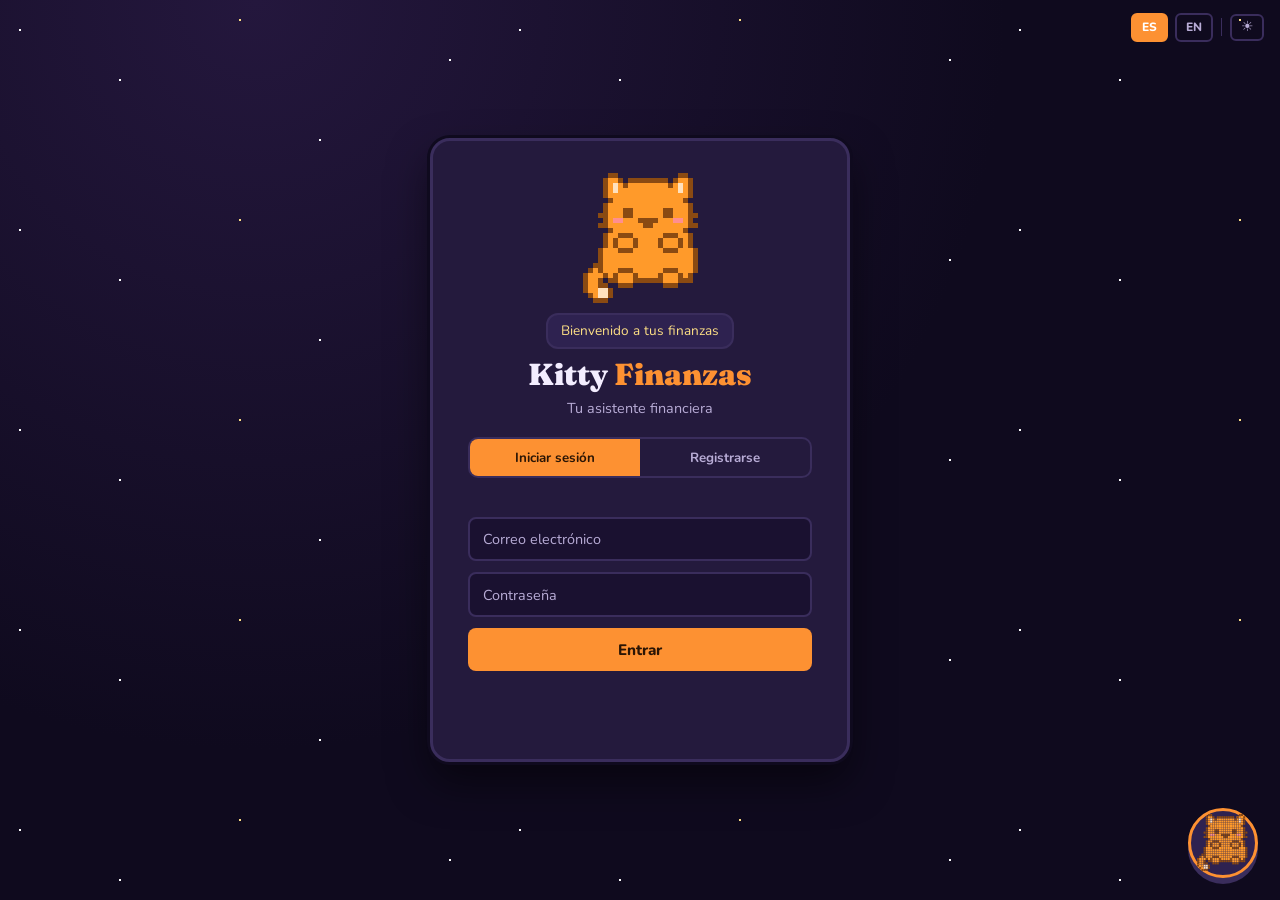
<file: frontend/index.html>
<!DOCTYPE html>
<html lang="es">

<head>
  <meta charset="UTF-8">
  <meta name="viewport" content="width=device-width, initial-scale=1.0">
  <title>Kitty Finanzas · Iniciar sesión</title>
  <meta name="description" content="Kitty Finanzas - Tu asistente de finanzas personales">
  <link rel="preconnect" href="https://fonts.googleapis.com">
  <link
    href="https://fonts.googleapis.com/css2?family=Fraunces:opsz,wght@9..144,500;9..144,700;9..144,900&family=Nunito:wght@500;700;800&display=swap"
    rel="stylesheet">
  <link rel="stylesheet" href="css/style.css">
</head>

<body data-title-key="page-title-auth">

  <!-- Controles de accesibilidad flotantes -->
  <div class="access-controls" style="position:fixed;top:.8rem;right:1rem;z-index:100;">
    <button class="lang-btn" data-lang="es">ES</button>
    <button class="lang-btn" data-lang="en">EN</button>
    <span class="ctrl-sep"></span>
    <button id="theme-toggle" title="Cambiar tema"><span id="theme-icon">☀</span></button>
  </div>

  <div id="vista-auth" class="full-center">
    <div class="stars" aria-hidden="true"></div>
    <div class="auth-card">
      <div class="mascot-bounce">
        <span class="cat-frame xl" aria-hidden="true"><span class="cat xl"></span></span>
        <div class="speech-bubble" data-i18n="speech-bubble">Bienvenido a tus finanzas</div>
      </div>
      <h1 class="brand">Kitty <span class="brand-accent">Finanzas</span></h1>
      <p class="sub" data-i18n="sub-text">Tu asistente financiera</p>

      <div class="tabs">
        <button id="tab-login" class="tab is-active" data-i18n="tab-login">Iniciar sesión</button>
        <button id="tab-register" class="tab" data-i18n="tab-register">Registrarse</button>
      </div>

      <div id="googleSignInDiv" class="google-auth-container" aria-label="Acceso con Google"></div>
      <p id="google-auth-hint" class="auth-error" hidden></p>

      <div class="forms-viewport">
        <div class="forms-slider">
          <form id="form-login" class="auth-form form-slide">
            <input id="li-email" type="email" data-i18n="li-email-ph" placeholder="Correo electrónico" required>
            <input id="li-password" type="password" data-i18n="li-password-ph" placeholder="Contraseña" required>
            <button type="submit" class="btn-primary" data-i18n="btn-login">Entrar</button>
          </form>

          <form id="form-register" class="auth-form form-slide">
            <input id="rg-nombre" type="text" data-i18n="rg-nombre-ph" placeholder="Nombre" required>
            <input id="rg-email" type="email" data-i18n="rg-email-ph" placeholder="Correo electrónico" required>
            <input id="rg-password" type="password" data-i18n="rg-password-ph" placeholder="Contraseña (mín. 6)" required>
            <button type="submit" class="btn-primary" data-i18n="btn-register">Crear cuenta</button>
          </form>
        </div>
      </div>

      <p id="auth-error" class="auth-error" hidden></p>
    </div>
  </div>

  <!-- CHATBOT KITTY -->
  <div id="kitty-chat" class="kitty-chat" hidden>
    <div class="chat-header">
      <span class="cat-frame md" aria-hidden="true"><span class="cat md"></span></span>
      <div><b>Kitty</b><br><small data-i18n="consejera">consejera de finanzas</small></div>
      <button id="chat-close" class="chat-close">✕</button>
    </div>
    <div class="chat-body" id="chat-body"></div>
    <form class="chat-input" id="chat-form">
      <input id="chat-text" type="text" data-i18n="chat-ph" placeholder="Pregúntale a Kitty..." autocomplete="off">
      <button type="submit" class="btn-primary">&#10148;</button>
    </form>
  </div>
  <button id="kitty-fab" class="kitty-fab" title="Hablar con Kitty">
    <span class="cat-frame fab" aria-hidden="true"><span class="cat fab"></span></span>
  </button>

  <p id="auth-error-toast" class="toast" hidden></p>

  <script src="https://accounts.google.com/gsi/client" async defer></script>
  <script src="js/config.js"></script>
  <script src="js/i18n.js"></script>
  <script src="js/app.js"></script>

</body>

</html>
</file>
<file: frontend/css/style.css>
:root {
  --bg: #0f0a1e;
  --bg-2: #1a1130;
  --card: #241a3d;
  --card-2: #2e2250;
  --accent: #fd9132;
  --accent-2: #d14835;
  --cream: #fee085;
  --text: #f3edff;
  --muted: #b8acd6;
  --border: #3a2d5c;
  --green: #6ee7a0;
  --red: #ff6b81;
  --ctrl-bg: #2e2250;
  --ctrl-border: #3a2d5c;
  --shadow: rgba(0,0,0,.5);
  --body-gradient-a: #24173d;
}

/* ── Tema claro ─────────────────────────────────────────────────── */
[data-theme="light"] {
  --bg: #f5f0ff;
  --bg-2: #ede6ff;
  --card: #ffffff;
  --card-2: #f0eaff;
  --accent: #d4720a;
  --accent-2: #b53a29;
  --cream: #b5880a;
  --text: #1a1030;
  --muted: #6b5e8a;
  --border: #c5b8e8;
  --green: #1a7a46;
  --red: #c0364e;
  --ctrl-bg: #e8e0ff;
  --ctrl-border: #c5b8e8;
  --shadow: rgba(0,0,0,.15);
  --body-gradient-a: #ddd4ff;
}

[data-theme="light"] body {
  background: radial-gradient(circle at 20% 0%, var(--body-gradient-a) 0%, var(--bg) 55%);
}

[data-theme="light"] .auth-card {
  box-shadow: 0 0 0 3px #e8e0ff, 0 20px 40px var(--shadow);
}

[data-theme="light"] .stars {
  opacity: 0.15;
}

/* ── Controles de accesibilidad (idioma + tema) ─────────────────── */
.access-controls {
  display: flex;
  align-items: center;
  gap: .4rem;
}

.lang-btn {
  padding: .28rem .55rem;
  border: 2px solid var(--ctrl-border);
  border-radius: 6px;
  background: transparent;
  color: var(--muted);
  font-family: inherit;
  font-size: .75rem;
  font-weight: 800;
  cursor: pointer;
  letter-spacing: .04em;
  transition: background .15s, color .15s, border-color .15s;
}
.lang-btn.active,
.lang-btn:hover {
  background: var(--accent);
  color: #fff;
  border-color: var(--accent);
}

#theme-toggle {
  padding: .28rem .52rem;
  border: 2px solid var(--ctrl-border);
  border-radius: 6px;
  background: transparent;
  color: var(--muted);
  font-size: .85rem;
  cursor: pointer;
  transition: background .15s, color .15s;
  line-height: 1;
}
#theme-toggle:hover {
  background: var(--accent);
  color: #fff;
  border-color: var(--accent);
}

/* separador visual entre controles */
.ctrl-sep {
  width: 1px;
  height: 1.1rem;
  background: var(--border);
  margin: 0 .1rem;
}



* { margin: 0; padding: 0; box-sizing: border-box; }
body {
  font-family: "Nunito", sans-serif;
  background: radial-gradient(circle at 20% 0%, #24173d 0%, var(--bg) 55%);
  color: var(--text);
  min-height: 100vh;
}
.full-center { min-height: 100vh; display: flex; align-items: center; justify-content: center; padding: 1rem; position: relative; overflow: hidden; }

/* estrellitas pixel */
.stars {
  position: absolute; inset: 0; pointer-events: none;
  background-image:
    radial-gradient(1.5px 1.5px at 20px 30px, #fff 50%, transparent 50%),
    radial-gradient(2px 2px at 120px 80px, #fff 50%, transparent 50%),
    radial-gradient(1.5px 1.5px at 240px 20px, #fee085 50%, transparent 50%),
    radial-gradient(2px 2px at 320px 140px, #fff 50%, transparent 50%),
    radial-gradient(1.5px 1.5px at 450px 60px, #fff 50%, transparent 50%);
  background-size: 500px 200px;
  animation: twinkle 4s ease-in-out infinite;
}
@keyframes twinkle { 0%,100% {opacity:.3} 50% {opacity:1} }

.auth-card {
  background: var(--card);
  border: 3px solid var(--border);
  border-radius: 20px;
  padding: 2rem 2.2rem;
  width: 100%; max-width: 420px;
  box-shadow: 0 0 0 3px #0f0a1e, 0 20px 40px rgba(0,0,0,.5);
  position: relative; z-index: 1;
  text-align: center;
}
.mascot-bounce { display:flex; align-items:center; justify-content:center; flex-direction:column; gap:.6rem; }
@keyframes bounce { 0%,100%{transform:translateY(0)} 50%{transform:translateY(-10px)} }

/* ===== gato pixel naranja (CSS box-shadow) ===== */
.cat-frame {
  position: relative; display:inline-block; overflow:hidden; line-height:0; font-size:0; flex:none;
}
.cat-frame.xl { width:115px; height:130px; animation: bounce 2.4s ease-in-out infinite; }
.cat-frame.sm { width:39px; height:44px; }
.cat-frame.md { width:46px; height:52px; }
.cat-frame.fab { width:51px; height:58px; animation: bounce 2s ease-in-out infinite; }
.cat { position:absolute; top:0; left:0; width:1px; height:1px; }
.cat.xl { zoom:5; } .cat.sm { zoom:1.7; } .cat.md { zoom:2; } .cat.fab { zoom:2.2; }
.cat { box-shadow: 5px 0px #8a4a12, 6px 0px #8a4a12, 19px 0px #8a4a12, 20px 0px #8a4a12, 4px 1px #8a4a12, 5px 1px #ff9a2a, 6px 1px #ff9a2a, 7px 1px #8a4a12, 9px 1px #8a4a12, 10px 1px #8a4a12, 11px 1px #8a4a12, 12px 1px #8a4a12, 13px 1px #8a4a12, 14px 1px #8a4a12, 15px 1px #8a4a12, 16px 1px #8a4a12, 18px 1px #8a4a12, 18px 1px #ff9a2a, 19px 1px #ff9a2a, 20px 1px #ff9a2a, 21px 1px #8a4a12, 4px 2px #8a4a12, 5px 2px #ff9a2a, 6px 2px #ffe1be, 7px 2px #ff9a2a, 8px 2px #8a4a12, 9px 2px #ff9a2a, 10px 2px #ff9a2a, 11px 2px #ff9a2a, 12px 2px #ff9a2a, 13px 2px #ff9a2a, 14px 2px #ff9a2a, 15px 2px #ff9a2a, 16px 2px #ff9a2a, 17px 2px #8a4a12, 18px 2px #ff9a2a, 19px 2px #ffe1be, 20px 2px #ff9a2a, 21px 2px #8a4a12, 4px 3px #8a4a12, 5px 3px #ff9a2a, 6px 3px #ffe1be, 7px 3px #ff9a2a, 8px 3px #ff9a2a, 9px 3px #ff9a2a, 10px 3px #ff9a2a, 11px 3px #ff9a2a, 12px 3px #ff9a2a, 13px 3px #ff9a2a, 14px 3px #ff9a2a, 15px 3px #ff9a2a, 16px 3px #ff9a2a, 17px 3px #ff9a2a, 18px 3px #ff9a2a, 19px 3px #ffe1be, 20px 3px #ff9a2a, 21px 3px #8a4a12, 4px 4px #8a4a12, 5px 4px #ff9a2a, 6px 4px #ff9a2a, 7px 4px #ff9a2a, 8px 4px #ff9a2a, 9px 4px #ff9a2a, 10px 4px #ff9a2a, 11px 4px #ff9a2a, 12px 4px #ff9a2a, 13px 4px #ff9a2a, 14px 4px #ff9a2a, 15px 4px #ff9a2a, 16px 4px #ff9a2a, 17px 4px #ff9a2a, 18px 4px #ff9a2a, 19px 4px #ff9a2a, 20px 4px #ff9a2a, 21px 4px #8a4a12, 5px 5px #8a4a12, 6px 5px #ff9a2a, 7px 5px #ff9a2a, 8px 5px #ff9a2a, 9px 5px #ff9a2a, 10px 5px #ff9a2a, 11px 5px #ff9a2a, 12px 5px #ff9a2a, 13px 5px #ff9a2a, 14px 5px #ff9a2a, 15px 5px #ff9a2a, 16px 5px #ff9a2a, 17px 5px #ff9a2a, 18px 5px #ff9a2a, 19px 5px #ff9a2a, 20px 5px #8a4a12, 4px 6px #8a4a12, 5px 6px #ff9a2a, 6px 6px #ff9a2a, 7px 6px #ff9a2a, 8px 6px #ff9a2a, 9px 6px #ff9a2a, 10px 6px #ff9a2a, 11px 6px #ff9a2a, 12px 6px #ff9a2a, 13px 6px #ff9a2a, 14px 6px #ff9a2a, 15px 6px #ff9a2a, 16px 6px #ff9a2a, 17px 6px #ff9a2a, 18px 6px #ff9a2a, 19px 6px #ff9a2a, 20px 6px #ff9a2a, 21px 6px #8a4a12, 4px 7px #8a4a12, 5px 7px #ff9a2a, 6px 7px #ff9a2a, 7px 7px #ff9a2a, 8px 7px #8a4a12, 9px 7px #8a4a12, 10px 7px #ff9a2a, 11px 7px #ff9a2a, 12px 7px #ff9a2a, 13px 7px #ff9a2a, 14px 7px #ff9a2a, 15px 7px #ff9a2a, 16px 7px #8a4a12, 17px 7px #8a4a12, 18px 7px #ff9a2a, 19px 7px #ff9a2a, 20px 7px #ff9a2a, 21px 7px #8a4a12, 3px 8px #8a4a12, 4px 8px #8a4a12, 5px 8px #ff9a2a, 6px 8px #ff9a2a, 7px 8px #ff9a2a, 8px 8px #8a4a12, 9px 8px #8a4a12, 10px 8px #ff9a2a, 11px 8px #ff9a2a, 12px 8px #ff9a2a, 13px 8px #ff9a2a, 14px 8px #ff9a2a, 15px 8px #ff9a2a, 16px 8px #8a4a12, 17px 8px #8a4a12, 18px 8px #ff9a2a, 19px 8px #ff9a2a, 20px 8px #ff9a2a, 21px 8px #8a4a12, 22px 8px #8a4a12, 4px 9px #8a4a12, 5px 9px #ff9a2a, 6px 9px #ff8f8f, 7px 9px #ff8f8f, 8px 9px #ff9a2a, 9px 9px #ff9a2a, 10px 9px #ff9a2a, 11px 9px #8a4a12, 12px 9px #8a4a12, 13px 9px #8a4a12, 14px 9px #8a4a12, 15px 9px #ff9a2a, 16px 9px #ff9a2a, 17px 9px #ff9a2a, 18px 9px #ff8f8f, 19px 9px #ff8f8f, 20px 9px #ff9a2a, 21px 9px #8a4a12, 3px 10px #8a4a12, 4px 10px #8a4a12, 5px 10px #ff9a2a, 6px 10px #ff9a2a, 7px 10px #ff9a2a, 8px 10px #ff9a2a, 9px 10px #ff9a2a, 10px 10px #ff9a2a, 11px 10px #ff9a2a, 12px 10px #8a4a12, 13px 10px #8a4a12, 14px 10px #ff9a2a, 15px 10px #ff9a2a, 16px 10px #ff9a2a, 17px 10px #ff9a2a, 18px 10px #ff9a2a, 19px 10px #ff9a2a, 20px 10px #ff9a2a, 21px 10px #8a4a12, 22px 10px #8a4a12, 5px 11px #8a4a12, 6px 11px #ff9a2a, 7px 11px #ff9a2a, 8px 11px #ff9a2a, 9px 11px #ff9a2a, 10px 11px #ff9a2a, 11px 11px #ff9a2a, 12px 11px #ff9a2a, 13px 11px #ff9a2a, 14px 11px #ff9a2a, 15px 11px #ff9a2a, 16px 11px #ff9a2a, 17px 11px #ff9a2a, 18px 11px #ff9a2a, 19px 11px #ff9a2a, 20px 11px #8a4a12, 4px 12px #8a4a12, 5px 12px #ff9a2a, 6px 12px #ff9a2a, 7px 12px #8a4a12, 8px 12px #8a4a12, 9px 12px #8a4a12, 10px 12px #ff9a2a, 11px 12px #ff9a2a, 12px 12px #ff9a2a, 13px 12px #ff9a2a, 14px 12px #ff9a2a, 15px 12px #ff9a2a, 16px 12px #8a4a12, 17px 12px #8a4a12, 18px 12px #8a4a12, 19px 12px #ff9a2a, 20px 12px #ff9a2a, 21px 12px #8a4a12, 4px 13px #8a4a12, 5px 13px #ff9a2a, 6px 13px #8a4a12, 7px 13px #ff9a2a, 8px 13px #ff9a2a, 9px 13px #ff9a2a, 10px 13px #8a4a12, 11px 13px #ff9a2a, 12px 13px #ff9a2a, 13px 13px #ff9a2a, 14px 13px #ff9a2a, 15px 13px #8a4a12, 16px 13px #ff9a2a, 17px 13px #ff9a2a, 18px 13px #ff9a2a, 19px 13px #8a4a12, 20px 13px #ff9a2a, 21px 13px #8a4a12, 4px 14px #8a4a12, 5px 14px #ff9a2a, 6px 14px #8a4a12, 7px 14px #ff9a2a, 8px 14px #ff9a2a, 9px 14px #ff9a2a, 10px 14px #8a4a12, 11px 14px #ff9a2a, 12px 14px #ff9a2a, 13px 14px #ff9a2a, 14px 14px #ff9a2a, 15px 14px #8a4a12, 16px 14px #ff9a2a, 17px 14px #ff9a2a, 18px 14px #ff9a2a, 19px 14px #8a4a12, 20px 14px #ff9a2a, 21px 14px #8a4a12, 3px 15px #8a4a12, 4px 15px #ff9a2a, 5px 15px #ff9a2a, 6px 15px #ff9a2a, 7px 15px #8a4a12, 8px 15px #8a4a12, 9px 15px #8a4a12, 10px 15px #ff9a2a, 11px 15px #ff9a2a, 12px 15px #ff9a2a, 13px 15px #ff9a2a, 14px 15px #ff9a2a, 15px 15px #ff9a2a, 16px 15px #8a4a12, 17px 15px #8a4a12, 18px 15px #8a4a12, 19px 15px #ff9a2a, 20px 15px #ff9a2a, 21px 15px #ff9a2a, 22px 15px #8a4a12, 3px 16px #8a4a12, 4px 16px #ff9a2a, 5px 16px #ff9a2a, 6px 16px #ff9a2a, 7px 16px #ff9a2a, 8px 16px #ff9a2a, 9px 16px #ff9a2a, 10px 16px #ff9a2a, 11px 16px #ff9a2a, 12px 16px #ff9a2a, 13px 16px #ff9a2a, 14px 16px #ff9a2a, 15px 16px #ff9a2a, 16px 16px #ff9a2a, 17px 16px #ff9a2a, 18px 16px #ff9a2a, 19px 16px #ff9a2a, 20px 16px #ff9a2a, 21px 16px #ff9a2a, 22px 16px #8a4a12, 3px 17px #8a4a12, 4px 17px #ff9a2a, 5px 17px #ff9a2a, 6px 17px #ff9a2a, 7px 17px #ff9a2a, 8px 17px #ff9a2a, 9px 17px #ff9a2a, 10px 17px #ff9a2a, 11px 17px #ff9a2a, 12px 17px #ff9a2a, 13px 17px #ff9a2a, 14px 17px #ff9a2a, 15px 17px #ff9a2a, 16px 17px #ff9a2a, 17px 17px #ff9a2a, 18px 17px #ff9a2a, 19px 17px #ff9a2a, 20px 17px #ff9a2a, 21px 17px #ff9a2a, 22px 17px #8a4a12, 2px 18px #8a4a12, 3px 18px #8a4a12, 4px 18px #ff9a2a, 5px 18px #ff9a2a, 6px 18px #ff9a2a, 7px 18px #ff9a2a, 8px 18px #ff9a2a, 9px 18px #ff9a2a, 10px 18px #ff9a2a, 11px 18px #ff9a2a, 12px 18px #ff9a2a, 13px 18px #ff9a2a, 14px 18px #ff9a2a, 15px 18px #ff9a2a, 16px 18px #ff9a2a, 17px 18px #ff9a2a, 18px 18px #ff9a2a, 19px 18px #ff9a2a, 20px 18px #ff9a2a, 21px 18px #ff9a2a, 22px 18px #8a4a12, 1px 19px #8a4a12, 2px 19px #ff9a2a, 3px 19px #8a4a12, 4px 19px #ff9a2a, 5px 19px #ff9a2a, 6px 19px #ff9a2a, 7px 19px #8a4a12, 8px 19px #8a4a12, 9px 19px #8a4a12, 10px 19px #ff9a2a, 11px 19px #ff9a2a, 12px 19px #ff9a2a, 13px 19px #ff9a2a, 14px 19px #ff9a2a, 15px 19px #ff9a2a, 16px 19px #8a4a12, 17px 19px #8a4a12, 18px 19px #8a4a12, 19px 19px #ff9a2a, 20px 19px #ff9a2a, 21px 19px #ff9a2a, 22px 19px #8a4a12, 0px 20px #8a4a12, 1px 20px #ff9a2a, 2px 20px #ff9a2a, 3px 20px #ff9a2a, 4px 20px #8a4a12, 5px 20px #ff9a2a, 6px 20px #8a4a12, 7px 20px #ff9a2a, 8px 20px #ff9a2a, 9px 20px #ff9a2a, 10px 20px #8a4a12, 11px 20px #ff9a2a, 12px 20px #ff9a2a, 13px 20px #ff9a2a, 14px 20px #ff9a2a, 15px 20px #8a4a12, 16px 20px #ff9a2a, 17px 20px #ff9a2a, 18px 20px #ff9a2a, 19px 20px #8a4a12, 20px 20px #ff9a2a, 21px 20px #8a4a12, 0px 21px #8a4a12, 1px 21px #ff9a2a, 2px 21px #ff9a2a, 3px 21px #8a4a12, 5px 21px #8a4a12, 6px 21px #8a4a12, 7px 21px #ff9a2a, 8px 21px #ff9a2a, 9px 21px #ff9a2a, 10px 21px #8a4a12, 11px 21px #8a4a12, 12px 21px #8a4a12, 13px 21px #8a4a12, 14px 21px #8a4a12, 15px 21px #8a4a12, 16px 21px #ff9a2a, 17px 21px #ff9a2a, 18px 21px #ff9a2a, 19px 21px #8a4a12, 20px 21px #8a4a12, 21px 21px #8a4a12, 0px 22px #8a4a12, 1px 22px #ff9a2a, 2px 22px #ff9a2a, 3px 22px #8a4a12, 4px 22px #8a4a12, 7px 22px #8a4a12, 8px 22px #8a4a12, 9px 22px #8a4a12, 16px 22px #8a4a12, 17px 22px #8a4a12, 18px 22px #8a4a12, 0px 23px #8a4a12, 1px 23px #ff9a2a, 2px 23px #ff9a2a, 3px 23px #ffe1be, 4px 23px #ffe1be, 5px 23px #8a4a12, 1px 24px #8a4a12, 2px 24px #ff9a2a, 3px 24px #ffe1be, 4px 24px #ffe1be, 5px 24px #8a4a12, 2px 25px #8a4a12, 3px 25px #8a4a12, 4px 25px #8a4a12; }
.speech-bubble {
  background: var(--card-2); border:2px solid var(--border); border-radius: 12px;
  padding: .4rem .8rem; font-size:.85rem; color: var(--cream);
}
.brand { font-family:"Fraunces", serif; font-weight:900; font-size:1.9rem; margin-top:.4rem; }
.brand-accent { color: var(--accent); }
.sub { color: var(--muted); margin:.3rem 0 1.2rem; font-size:.9rem; }

.tabs { display:flex; margin-bottom:1.2rem; border:2px solid var(--border); border-radius: 10px; overflow:hidden; }
.tab { flex:1; padding:.6rem; background:transparent; color:var(--muted); border:0; cursor:pointer; font-weight:700; font-family:inherit; }
.tab.is-active { background: var(--accent); color:#2a1505; }

.google-auth-container {
  display:flex;
  justify-content:center;
  margin: 0 0 1.2rem;
}
.google-auth-container iframe { max-width: 100%; }
.google-auth-container + .forms-viewport {
  border-top: 1px solid var(--border);
  padding-top: 1.2rem;
}

.auth-form { display:flex; flex-direction:column; gap:.7rem; text-align:left; }
.auth-form input { width:100%; }

/* transición entre login y registro */
.forms-viewport { overflow:hidden; }
.forms-slider {
  display:flex;
  width:200%;
  transition:transform .5s cubic-bezier(.4,0,.2,1);
}
.form-slide { flex:0 0 50%; min-width:50%; }
.forms-slider.mostrar-registro { transform:translateX(-50%); }


input, select {
  padding: .65rem .8rem; border:2px solid var(--border); border-radius: 8px;
  background: var(--bg-2); color: var(--text); font-family:inherit; font-size:.9rem; outline:none;
}
input:focus, select:focus { border-color: var(--accent); }
input::placeholder { color: var(--muted); }

.btn-primary {
  padding:.7rem; border:0; border-radius:8px; background:var(--accent); color:#2a1505;
  font-weight:800; font-family:inherit; cursor:pointer; font-size:.95rem;
  transition:.15s;
}
.btn-primary:hover { background:var(--cream); }
.btn-secondary {
  padding:.6rem .9rem; border:2px solid var(--accent); background:transparent; color:var(--accent);
  border-radius:8px; font-weight:700; cursor:pointer; font-family:inherit;
}
.auth-error { color: var(--red); margin-top:.8rem; font-size:.85rem; font-weight:700; }
.cat-form { display:flex; gap:.5rem; margin-top:.5rem; }

/* ===== vista app ===== */
.topbar {
  display:flex; justify-content:space-between; align-items:center;
  padding:.8rem 1.5rem; background: var(--card); border-bottom:3px solid var(--border);
  position:sticky; top:0; z-index:20;
}
.topbar-left, .topbar-right { display:flex; align-items:center; gap:.7rem; }
.topbar-brand { font-family:"Fraunces",serif; font-weight:900; font-size:1.2rem; color:var(--accent); }
.user-chip {
  background:var(--card-2); border:2px solid var(--border); border-radius:20px;
  padding:.35rem .9rem; font-size:.85rem; font-weight:700;
}
.btn-ghost-sm {
  padding:.4rem .8rem; border:2px solid var(--red); color:var(--red); background:transparent;
  border-radius:8px; cursor:pointer; font-weight:700; font-family:inherit;
}

.main { padding: 1.5rem; max-width: 1100px; margin: 0 auto; }
.cards { display:grid; grid-template-columns:repeat(auto-fit,minmax(180px,1fr)); gap:1rem; margin-bottom:1.5rem; }
.card {
  background:var(--card); border:2px solid var(--border); border-radius:14px; padding:1rem 1.2rem;
  box-shadow: 0 4px 0 var(--border);
}
.card-label { display:block; color:var(--muted); font-size:.8rem; font-weight:700; text-transform:uppercase; letter-spacing:.04em; }
.card-num { display:block; font-size:1.5rem; font-weight:800; margin-top:.3rem; color:var(--cream); }

.panel { display:grid; grid-template-columns: 1fr 2fr; gap:1.5rem; }
.form-box, .chart-card, .anomalias, .movimientos {
  background:var(--card); border:2px solid var(--border); border-radius:14px; padding:1.4rem;
  box-shadow: 0 4px 0 var(--border);
}
.form-box h2 { font-size:1rem; margin-bottom:.8rem; color:var(--accent); font-family:"Fraunces",serif; }
.form-box h2:not(:first-child) { margin-top:1.2rem; }
#form-movimiento { display:flex; flex-direction:column; gap:.6rem; }
#form-categoria label, .cat-form input { flex:1; }
.charts { display:grid; grid-template-columns:1fr 1fr; gap:1.2rem; }
.chart-card h3 { font-size:.9rem; margin-bottom:.8rem; color:var(--muted); }

.anomalias, .movimientos { margin-top:1.5rem; }
.anomalias h2, .movimientos h2 { font-size:1.05rem; margin-bottom:.8rem; color:var(--accent); font-family:"Fraunces",serif; }
.anomalias ul { list-style:none; }
.anomalias li { padding:.6rem; border-left:4px solid var(--red); background:var(--card-2); margin-bottom:.4rem; font-size:.9rem; }
table { width:100%; border-collapse:collapse; margin-top:.6rem; }
th, td { padding:.6rem; border-bottom:1px solid var(--border); text-align:left; font-size:.87rem; }
th { color:var(--muted); text-transform:uppercase; font-size:.75rem; }
.monto-ingreso { color:var(--green); font-weight:700; }
.monto-gasto { color:var(--red); font-weight:700; }
.boton { padding:.3rem .6rem; border:0; border-radius:6px; cursor:pointer; font-size:.8rem; font-weight:700; }
.elim { background:var(--red); color:#fff; }

/* ===== bot chat ===== */
.kitty-fab {
  position:fixed; right:1.4rem; bottom:1.4rem; width:70px; height:70px; border-radius:50%;
  background:var(--card-2); border:3px solid var(--accent); cursor:pointer;
  display:flex; align-items:center; justify-content:center; box-shadow:0 6px 0 var(--border);
}
.kitty-chat {
  position:fixed; right:1.4rem; bottom:1.4rem; width:340px; max-height:520px;
  background:var(--card); border:3px solid var(--border); border-radius:18px;
  display:flex; flex-direction:column; overflow:hidden; box-shadow:0 10px 0 var(--border);
  z-index:50;
}
.kitty-chat[hidden] { display:none; }
.chat-header { display:flex; align-items:center; gap:.7rem; padding:.8rem 1rem; background:var(--card-2); border-bottom:2px solid var(--border); }
.chat-header small { color:var(--muted); }
.chat-close { margin-left:auto; background:transparent; border:0; color:var(--muted); font-size:1.1rem; cursor:pointer; }
.chat-body { flex:1; overflow-y:auto; padding:1rem; display:flex; flex-direction:column; gap:.6rem; min-height:260px; }
.msg { max-width:85%; padding:.55rem .8rem; border-radius:12px; font-size:.87rem; line-height:1.35; }
.msg.kitty { background:var(--card-2); align-self:flex-start; border-top-left-radius:2px; }
.msg.user { background:var(--accent); color:#2a1505; align-self:flex-end; border-top-right-radius:2px; font-weight:700; }
.chat-input { display:flex; gap:.5rem; padding:.7rem; border-top:2px solid var(--border); background:var(--bg-2); }
.chat-input input { flex:1; }
.chat-input button { padding:.6rem .9rem; }

.toast {
  position:fixed; top:1rem; left:50%; transform:translateX(-50%);
  background:var(--red); color:#fff; padding:.6rem 1.2rem; border-radius:10px; font-weight:700; font-size:.9rem; z-index:100;
}

@media (max-width:900px){
  .panel, .charts { grid-template-columns:1fr; }
  .kitty-chat{ width:calc(100vw - 2rem); right:1rem; }
}

@media (max-width:480px){
  .kitty-fab { right:.9rem; bottom:.9rem; width:58px; height:58px; }
  .kitty-chat { right:.7rem; left:.7rem; bottom:.7rem; width:auto; max-height:calc(100dvh - 6rem); }
  .chat-body { min-height:200px; max-height:calc(100dvh - 16rem); }
  .toast { width:calc(100vw - 2rem); text-align:center; }
}
</file>
